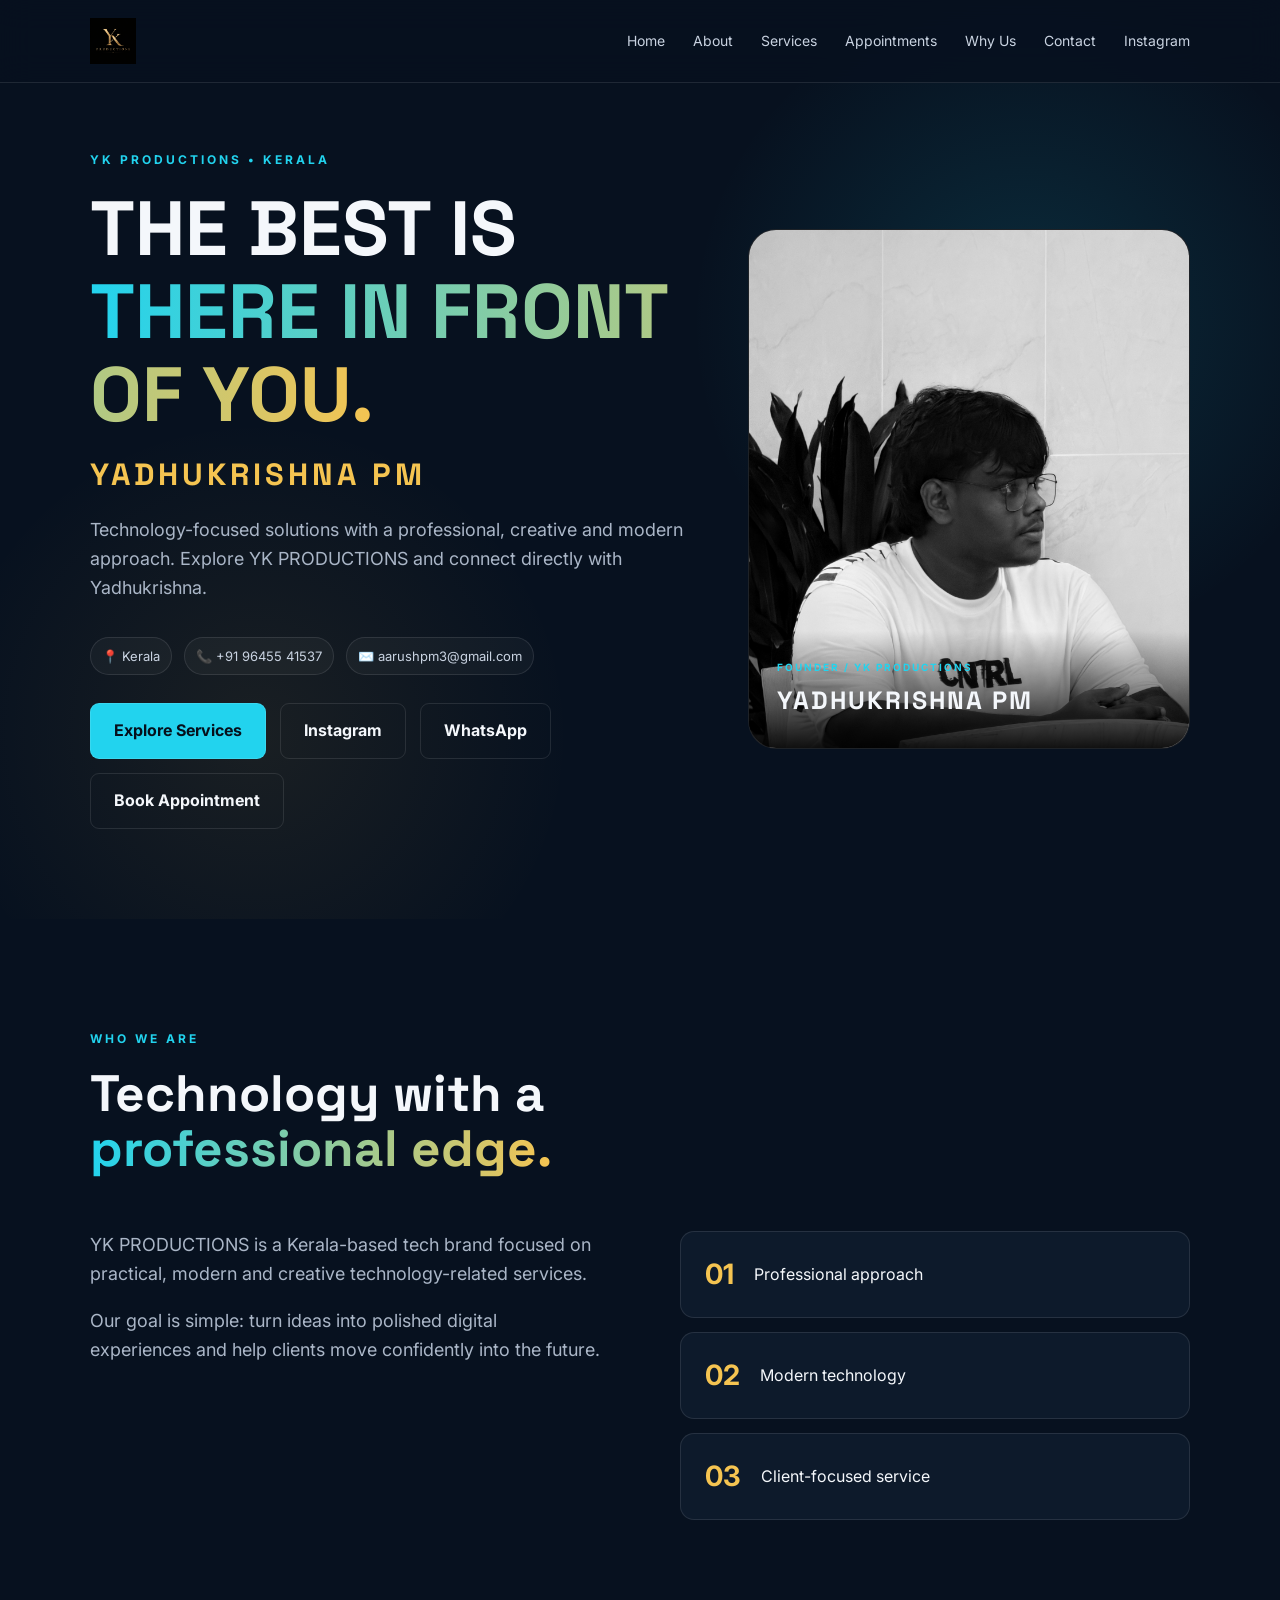
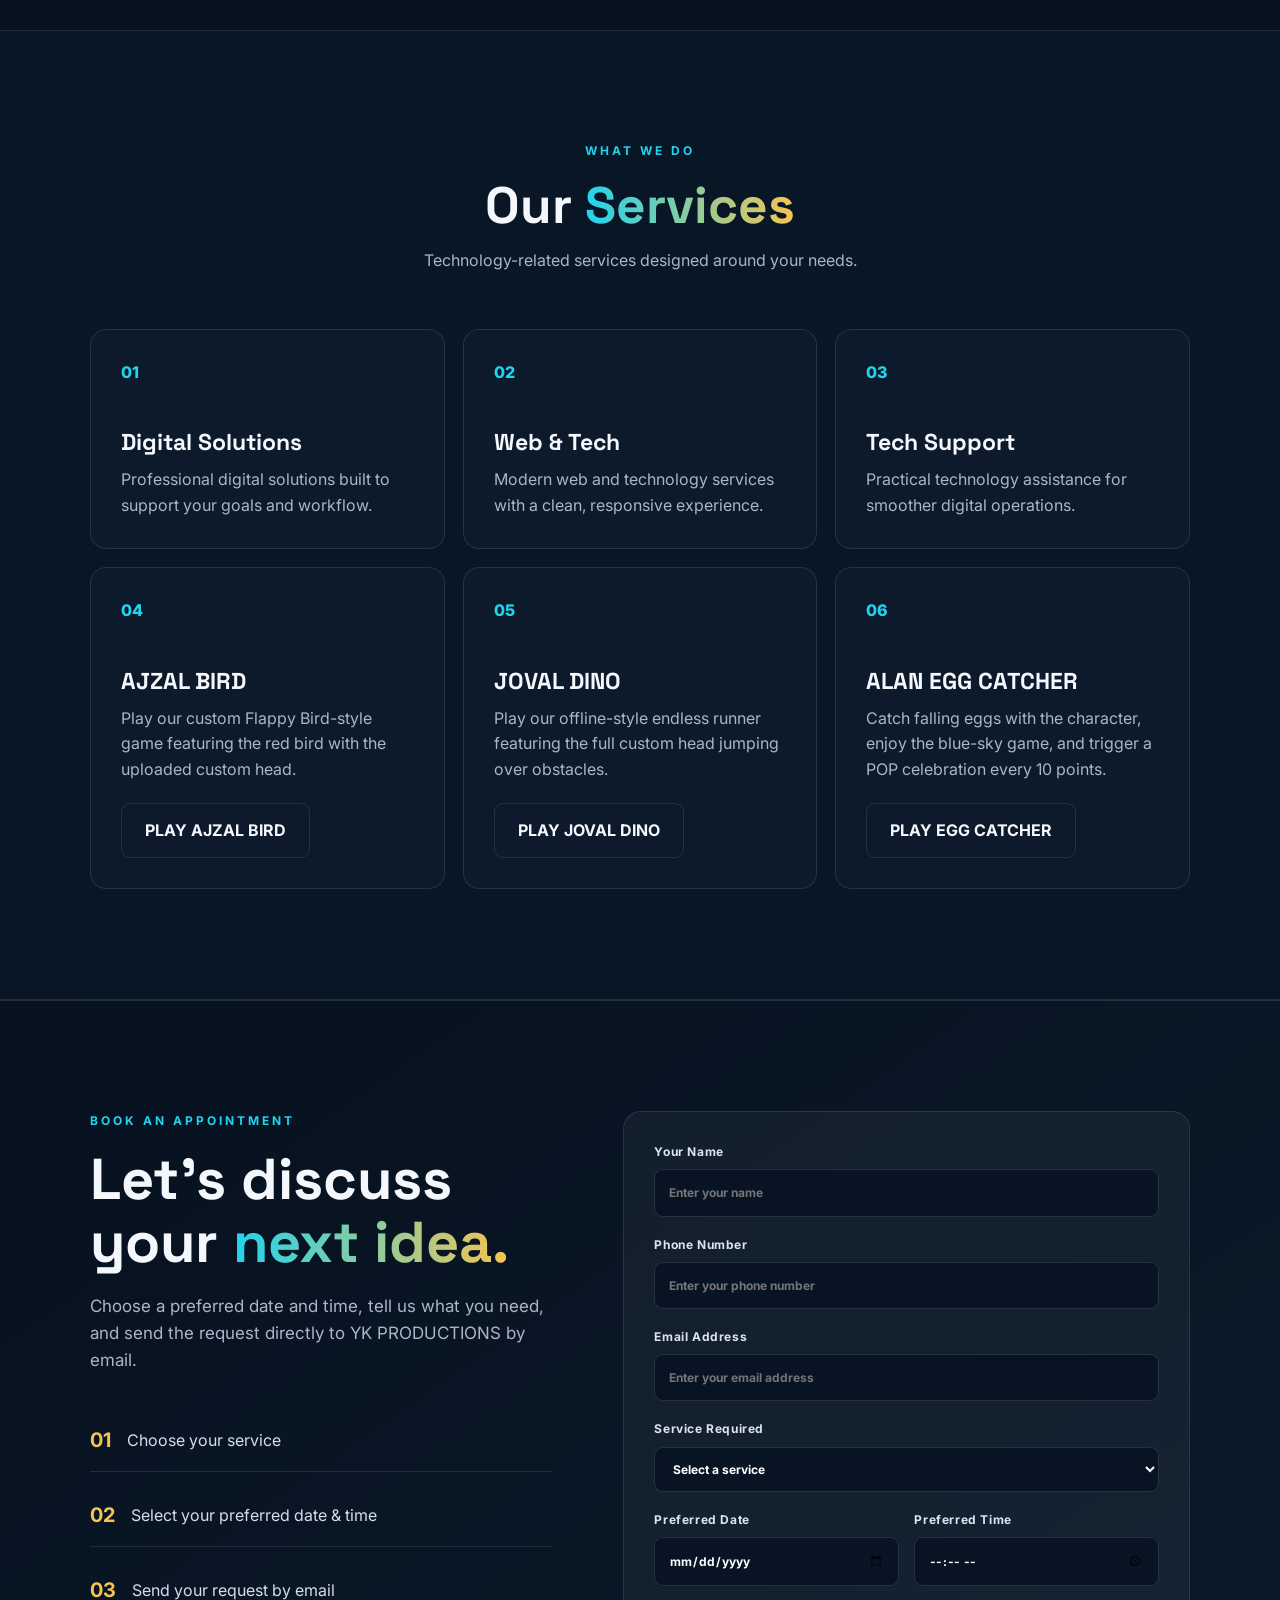
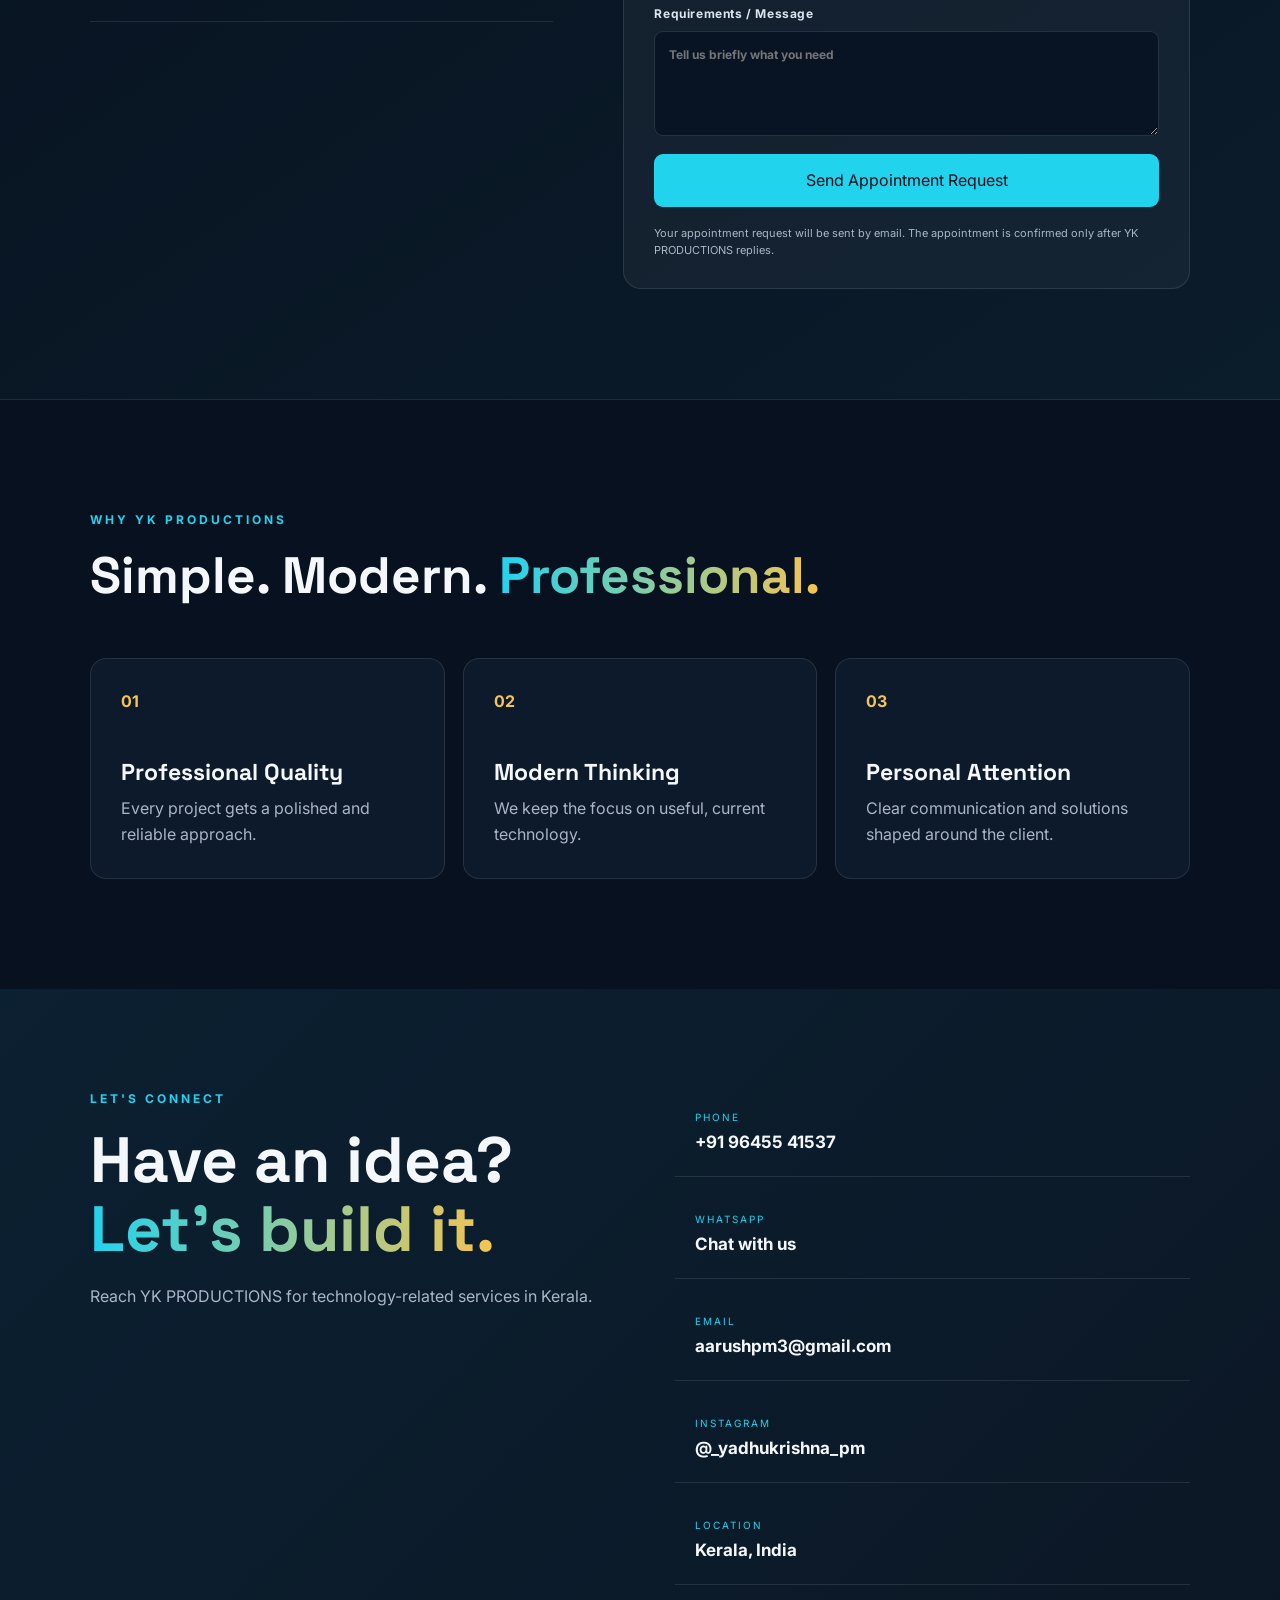
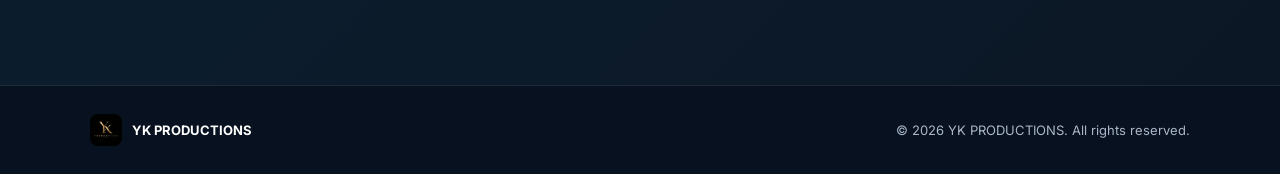
<file: index.html>
<!DOCTYPE html>
<html lang="en">
<head>
  <meta charset="UTF-8">
  <meta name="viewport" content="width=device-width, initial-scale=1.0">
  <meta name="description" content="YK PRODUCTIONS - Professional technology solutions from Kerala.">
  <title>YK PRODUCTIONS | Technology Solutions</title>
  <link rel="stylesheet" href="style.css">
</head>
<body>
  <header class="header">
    <a class="logo" href="#home" aria-label="YK PRODUCTIONS home">
      <img class="brand-logo" src="logo.png" alt="YK PRODUCTIONS logo">
    </a>
    <button class="menu-toggle" aria-label="Open menu">☰</button>
    <nav class="nav">
      <a href="#home">Home</a>
      <a href="#about">About</a>
      <a href="#services">Services</a>
      <a href="#appointments">Appointments</a>
      <a href="#why-us">Why Us</a>
      <a href="#contact">Contact</a>
      <a href="https://www.instagram.com/_yadhukrishna_pm?utm_source=qr" target="_blank" rel="noopener">Instagram</a>
    </nav>
  </header>

  <main>
    <section id="home" class="hero">
      <div class="hero-content">
        <p class="eyebrow">YK PRODUCTIONS • KERALA</p>
        <h1>THE BEST IS <span>THERE IN FRONT OF YOU.</span></h1>
        <h2 class="owner-name">YADHUKRISHNA PM</h2>
        <p class="hero-text">
          Technology-focused solutions with a professional, creative and modern approach.
          Explore YK PRODUCTIONS and connect directly with Yadhukrishna.
        </p>
        <div class="hero-details">
          <span>📍 Kerala</span>
          <span>📞 +91 96455 41537</span>
          <span>✉️ aarushpm3@gmail.com</span>
        </div>
        <div class="hero-buttons">
          <a class="btn primary" href="#services">Explore Services</a>
          <a class="btn secondary" href="https://www.instagram.com/_yadhukrishna_pm?utm_source=qr" target="_blank" rel="noopener">Instagram</a>
          <a class="btn secondary" href="https://wa.me/919645541537" target="_blank" rel="noopener">WhatsApp</a>
          <a class="btn secondary" href="#appointments">Book Appointment</a>
        </div>
      </div>
      <div class="hero-card profile-banner">
        <img src="profile.jpg" alt="Yadhukrishna PM">
        <div class="profile-overlay">
          <span>FOUNDER / YK PRODUCTIONS</span>
          <strong>YADHUKRISHNA PM</strong>
        </div>
      </div>
    </section>

    <section id="about" class="section">
      <div class="section-heading">
        <p class="eyebrow">WHO WE ARE</p>
        <h2>Technology with a <span>professional edge.</span></h2>
      </div>
      <div class="about-grid">
        <div>
          <p>
            YK PRODUCTIONS is a Kerala-based tech brand focused on practical,
            modern and creative technology-related services.
          </p>
          <p>
            Our goal is simple: turn ideas into polished digital experiences
            and help clients move confidently into the future.
          </p>
        </div>
        <div class="stats">
          <div><strong>01</strong><span>Professional approach</span></div>
          <div><strong>02</strong><span>Modern technology</span></div>
          <div><strong>03</strong><span>Client-focused service</span></div>
        </div>
      </div>
    </section>

    <section id="services" class="section dark-section">
      <div class="section-heading center">
        <p class="eyebrow">WHAT WE DO</p>
        <h2>Our <span>Services</span></h2>
        <p>Technology-related services designed around your needs.</p>
      </div>
      <div class="service-grid">
        <article class="service-card">
          <div class="icon">01</div>
          <h3>Digital Solutions</h3>
          <p>Professional digital solutions built to support your goals and workflow.</p>
        </article>
        <article class="service-card">
          <div class="icon">02</div>
          <h3>Web & Tech</h3>
          <p>Modern web and technology services with a clean, responsive experience.</p>
        </article>
        <article class="service-card">
          <div class="icon">03</div>
          <h3>Tech Support</h3>
          <p>Practical technology assistance for smoother digital operations.</p>
        </article>
        <a class="service-card game-service-card" href="ajzal-bird/" aria-label="Open AJZAL BIRD game">
          <div class="icon">04</div>
          <h3>AJZAL BIRD</h3>
          <p>Play our custom Flappy Bird-style game featuring the red bird with the uploaded custom head.</p>
          <span class="btn secondary">PLAY AJZAL BIRD</span>
        </a>
        <a class="service-card game-service-card" href="joval-dino/" aria-label="Open JOVAL DINO game">
          <div class="icon">05</div>
          <h3>JOVAL DINO</h3>
          <p>Play our offline-style endless runner featuring the full custom head jumping over obstacles.</p>
          <span class="btn secondary">PLAY JOVAL DINO</span>
        </a>
        <a class="service-card game-service-card" href="egg-catcher/" aria-label="Open ALAN EGG CATCHER game">
          <div class="icon">06</div>
          <h3>ALAN EGG CATCHER</h3>
          <p>Catch falling eggs with the character, enjoy the blue-sky game, and trigger a POP celebration every 10 points.</p>
          <span class="btn secondary">PLAY EGG CATCHER</span>
        </a>
      </div>
    </section>


    <section id="appointments" class="section appointment-section">
      <div class="appointment-grid">
        <div class="appointment-copy">
          <p class="eyebrow">BOOK AN APPOINTMENT</p>
          <h2>Let's discuss your <span>next idea.</span></h2>
          <p>
            Choose a preferred date and time, tell us what you need, and send
            the request directly to YK PRODUCTIONS by email.
          </p>
          <div class="appointment-points">
            <div><strong>01</strong><span>Choose your service</span></div>
            <div><strong>02</strong><span>Select your preferred date & time</span></div>
            <div><strong>03</strong><span>Send your request by email</span></div>
          </div>
        </div>

        <form id="appointmentForm" class="appointment-form"
          action="https://formspree.io/f/xzezajzz" method="POST">
          <label>
            Your Name
            <input type="text" id="appointmentName" name="name" placeholder="Enter your name" required>
          </label>

          <label>
            Phone Number
            <input type="tel" id="appointmentPhone" name="phone" placeholder="Enter your phone number" required>
          </label>

          <label>
            Email Address
            <input type="email" id="appointmentEmail" name="_replyto" placeholder="Enter your email address" required>
          </label>

          <label>
            Service Required
            <select id="appointmentService" name="service" required>
              <option value="" selected disabled>Select a service</option>
              <option>Digital Solutions</option>
              <option>Web & Tech</option>
              <option>Tech Support</option>
              <option>Other Tech Service</option>
            </select>
          </label>

          <div class="form-row">
            <label>
              Preferred Date
              <input type="date" id="appointmentDate" name="preferred_date" required>
            </label>
            <label>
              Preferred Time
              <input type="time" id="appointmentTime" name="preferred_time" required>
            </label>
          </div>

          <label>
            Requirements / Message
            <textarea id="appointmentMessage" name="message" rows="4" placeholder="Tell us briefly what you need"></textarea>
          </label>

          <input type="hidden" name="_subject" value="New Appointment Request — YK PRODUCTIONS">
          <input type="hidden" name="_next" value="./">
          <button class="btn primary appointment-submit" type="submit">
            Send Appointment Request
          </button>
          <p class="form-note">
            Your appointment request will be sent by email. The appointment is confirmed only after YK PRODUCTIONS replies.
          </p>
        </form>
      </div>
    </section>

    <section id="why-us" class="section">
      <div class="section-heading">
        <p class="eyebrow">WHY YK PRODUCTIONS</p>
        <h2>Simple. Modern. <span>Professional.</span></h2>
      </div>
      <div class="features">
        <div class="feature"><b>01</b><h3>Professional Quality</h3><p>Every project gets a polished and reliable approach.</p></div>
        <div class="feature"><b>02</b><h3>Modern Thinking</h3><p>We keep the focus on useful, current technology.</p></div>
        <div class="feature"><b>03</b><h3>Personal Attention</h3><p>Clear communication and solutions shaped around the client.</p></div>
      </div>
    </section>

    <section id="contact" class="contact-section">
      <div class="contact-inner">
        <div>
          <p class="eyebrow">LET'S CONNECT</p>
          <h2>Have an idea?<br><span>Let's build it.</span></h2>
          <p>Reach YK PRODUCTIONS for technology-related services in Kerala.</p>
        </div>
        <div class="contact-details">
          <a href="tel:+919645541537"><small>PHONE</small><strong>+91 96455 41537</strong></a>
          <a href="https://wa.me/919645541537" target="_blank" rel="noopener"><small>WHATSAPP</small><strong>Chat with us</strong></a>
          <a href="mailto:aarushpm3@gmail.com"><small>EMAIL</small><strong>aarushpm3@gmail.com</strong></a>
          <a href="https://www.instagram.com/_yadhukrishna_pm?utm_source=qr" target="_blank" rel="noopener"><small>INSTAGRAM</small><strong>@_yadhukrishna_pm</strong></a>
          <div><small>LOCATION</small><strong>Kerala, India</strong></div>
        </div>
      </div>
    </section>
  </main>

  <footer>
    <div class="footer-brand"><img class="footer-logo" src="logo.png" alt="YK PRODUCTIONS logo"> YK PRODUCTIONS</div>
    <p>© <span id="year"></span> YK PRODUCTIONS. All rights reserved.</p>
  </footer>

  <script src="script.js"></script>
</body>
</html>
</file>
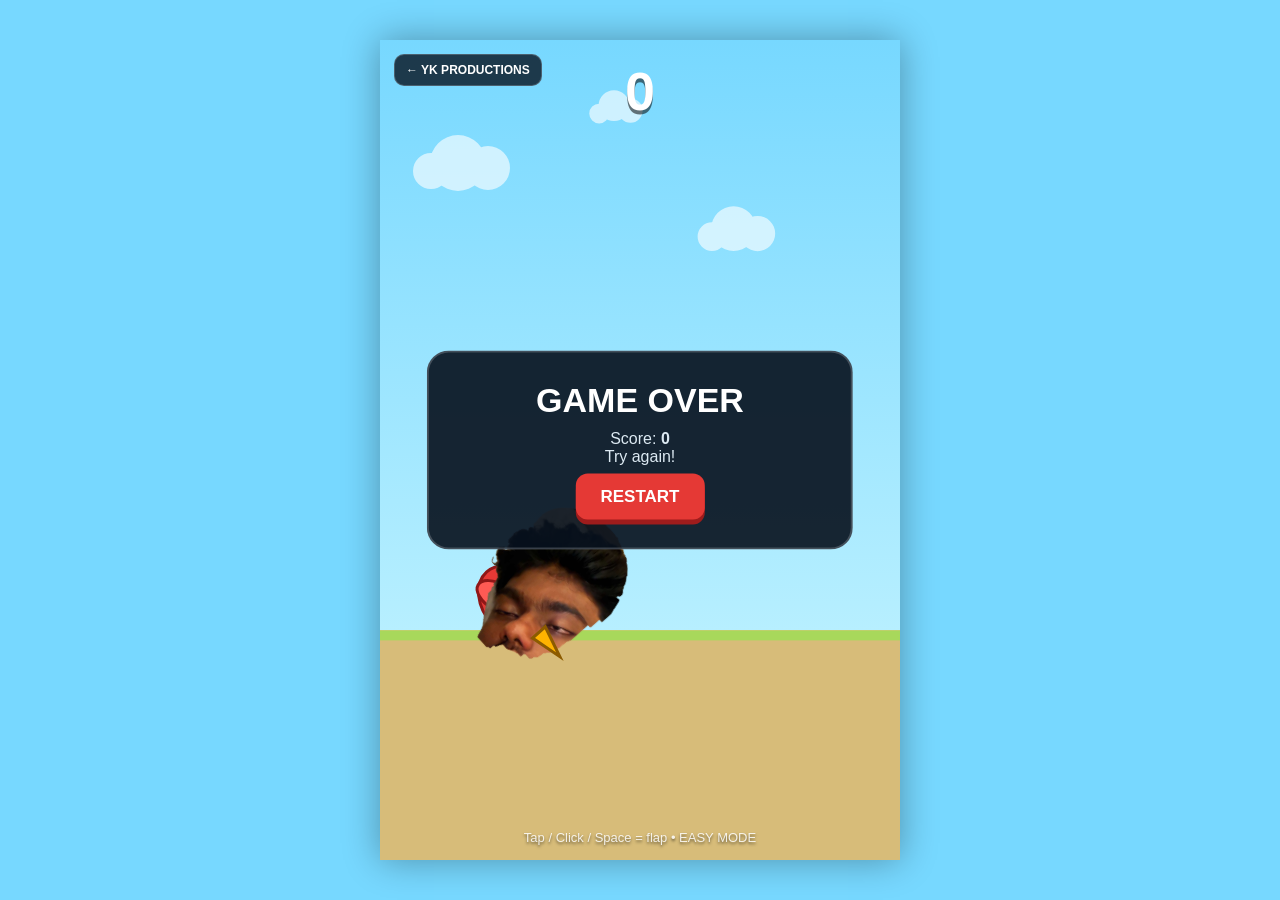
<file: ajzal-bird/index.html>
<!doctype html>
<html lang="en">
<head>
<meta charset="utf-8">
<meta name="viewport" content="width=device-width,initial-scale=1,maximum-scale=1,user-scalable=no">
<title>Red Head Flappy</title>
<style>
*{box-sizing:border-box}html,body{margin:0;width:100%;height:100%;overflow:hidden;font-family:Arial,sans-serif;background:#77d8ff}
body{display:flex;align-items:center;justify-content:center}
#gameWrap{position:relative;width:min(100vw,520px);height:min(100vh,820px);overflow:hidden;background:linear-gradient(#77d8ff 0%,#b7efff 72%,#e8d39b 72%,#d7bc79 100%);box-shadow:0 0 35px #0005}
canvas{display:block;width:100%;height:100%}
#ui{position:absolute;inset:0;pointer-events:none}
#score{position:absolute;top:20px;left:0;right:0;text-align:center;color:white;font-size:54px;font-weight:900;text-shadow:0 4px 0 #0008}
#message{position:absolute;left:50%;top:50%;transform:translate(-50%,-50%);width:82%;text-align:center;background:#07111ee8;color:#fff;padding:28px 22px;border-radius:22px;border:2px solid #ffffff33;pointer-events:auto}
#message h1{margin:0 0 10px;font-size:34px}#message p{margin:8px 0;color:#dce9f2}
button{border:0;border-radius:12px;padding:13px 25px;background:#e53935;color:#fff;font-weight:800;font-size:17px;cursor:pointer;box-shadow:0 5px 0 #9e1c1c}
button:active{transform:translateY(3px);box-shadow:0 2px 0 #9e1c1c}.hidden{display:none!important}
.back{position:absolute;top:14px;left:14px;z-index:5;color:#fff;text-decoration:none;background:#07111ecc;border:1px solid #ffffff33;border-radius:10px;padding:8px 11px;font-size:12px;font-weight:700;pointer-events:auto}.back:hover{background:#07111ef5}#hint{position:absolute;bottom:15px;left:0;right:0;text-align:center;color:#ffffffd9;font-size:13px;text-shadow:0 2px 3px #0008}
</style></head>
<body>
<div id="gameWrap"><a class="back" href="../">← YK PRODUCTIONS</a><canvas id="game"></canvas><div id="ui">
<div id="score">0</div><div id="message"><h1>GAME OVER</h1><p>Score: <b>0</b><br>Tap below to play again.</p><button id="startBtn">PLAY AGAIN</button></div>
<div id="hint">Tap / Click / Space = flap • EASY MODE</div></div></div>
<script>
const canvas=document.getElementById('game'),ctx=canvas.getContext('2d'),wrap=document.getElementById('gameWrap');
const scoreEl=document.getElementById('score'),msg=document.getElementById('message'),startBtn=document.getElementById('startBtn');
const headImg=new Image();headImg.src='bird-head.png';
let W,H,dpr,bird,pipes,score,running=false,started=false,last=0,ground=0,spawn=0;
const gravity=760,flap=-330,speed=105,pipeW=64,gap=270;
function resize(){dpr=Math.min(devicePixelRatio||1,2);W=wrap.clientWidth;H=wrap.clientHeight;canvas.width=W*dpr;canvas.height=H*dpr;ctx.setTransform(dpr,0,0,dpr,0,0);ground=H*.72}
addEventListener('resize',resize);resize();
function reset(){bird={x:W*.27,y:H*.40,vy:0,r:29,rot:0};pipes=[];score=0;spawn=0;running=true;started=true;scoreEl.textContent='0';msg.classList.add('hidden');startBtn.textContent='RESTART';last=performance.now();requestAnimationFrame(loop)}
function end(){if(!running)return;running=false;document.querySelector('#message h1').textContent='GAME OVER';document.querySelector('#message p').innerHTML='Score: <b>'+score+'</b><br>Try again!';startBtn.textContent='RESTART';msg.classList.remove('hidden')}
function flapBird(){if(!started||!running){reset();return}bird.vy=flap}
function addPipe(){const min=100,max=ground-100-gap,top=min+Math.random()*Math.max(1,max-min);pipes.push({x:W+30,top,passed:false})}
function hit(cx,cy,r,rx,ry,rw,rh){const x=Math.max(rx,Math.min(cx,rx+rw)),y=Math.max(ry,Math.min(cy,ry+rh));const dx=cx-x,dy=cy-y;return dx*dx+dy*dy<r*r}
function background(){ctx.clearRect(0,0,W,H);ctx.fillStyle='rgba(255,255,255,.62)';for(const c of [{x:W*.15,y:H*.15,s:1},{x:W*.68,y:H*.23,s:.8},{x:W*.45,y:H*.08,s:.55}]){ctx.beginPath();ctx.arc(c.x,c.y,28*c.s,0,Math.PI*2);ctx.arc(c.x+30*c.s,c.y+5,22*c.s,0,Math.PI*2);ctx.arc(c.x-27*c.s,c.y+8,18*c.s,0,Math.PI*2);ctx.fill()}ctx.fillStyle='#d7bc79';ctx.fillRect(0,ground,W,H-ground);ctx.fillStyle='#a8d85b';ctx.fillRect(0,ground,W,10)}
function pipe(p){const cap=10;ctx.fillStyle='#31a852';ctx.strokeStyle='#176f35';ctx.lineWidth=3;ctx.fillRect(p.x,0,pipeW,p.top);ctx.strokeRect(p.x,0,pipeW,p.top);ctx.fillRect(p.x,p.top+gap,pipeW,ground-p.top-gap);ctx.strokeRect(p.x,p.top+gap,pipeW,ground-p.top-gap);ctx.fillStyle='#48c968';ctx.fillRect(p.x-5,p.top-18,pipeW+10,18);ctx.strokeRect(p.x-5,p.top-18,pipeW+10,18);ctx.fillRect(p.x-5,p.top+gap,pipeW+10,18);ctx.strokeRect(p.x-5,p.top+gap,pipeW+10,18)}
function drawBird(){ctx.save();ctx.translate(bird.x,bird.y);bird.rot=Math.max(-.5,Math.min(1.1,bird.vy/700));ctx.rotate(bird.rot);ctx.fillStyle='#e53935';ctx.strokeStyle='#8f1717';ctx.lineWidth=3;ctx.beginPath();ctx.ellipse(-2,5,43,31,0,0,Math.PI*2);ctx.fill();ctx.stroke();ctx.fillStyle='#ff5a54';ctx.beginPath();ctx.ellipse(-18,13,24,13,-.3,0,Math.PI*2);ctx.fill();ctx.stroke();if(headImg.complete)ctx.drawImage(headImg,-58,-118,130,176);ctx.fillStyle='#ffb300';ctx.strokeStyle='#8c5b00';ctx.beginPath();ctx.moveTo(35,-2);ctx.lineTo(67,7);ctx.lineTo(35,15);ctx.closePath();ctx.fill();ctx.stroke();ctx.restore()}
function loop(now){if(!running)return;const dt=Math.min((now-last)/1000,.032);last=now;bird.vy+=gravity*dt;bird.y+=bird.vy*dt;spawn+=dt;if(spawn>1.9){spawn=0;addPipe()}for(const p of pipes){p.x-=speed*dt;if(!p.passed&&p.x+pipeW<bird.x){p.passed=true;score++;scoreEl.textContent=score}if(hit(bird.x,bird.y,bird.r,p.x,0,pipeW,p.top)||hit(bird.x,bird.y,bird.r,p.x,p.top+gap,pipeW,ground-p.top-gap))end()}pipes=pipes.filter(p=>p.x>-100);if(bird.y-bird.r<0||bird.y+bird.r>ground)end();background();pipes.forEach(pipe);drawBird();requestAnimationFrame(loop)}
function action(e){if(e)e.preventDefault();flapBird()}
canvas.addEventListener('pointerdown',action);addEventListener('keydown',e=>{if(e.code==='Space'){e.preventDefault();action(e)}});startBtn.addEventListener('click',e=>{e.stopPropagation();reset()});background();reset();
</script></body></html>
</file>
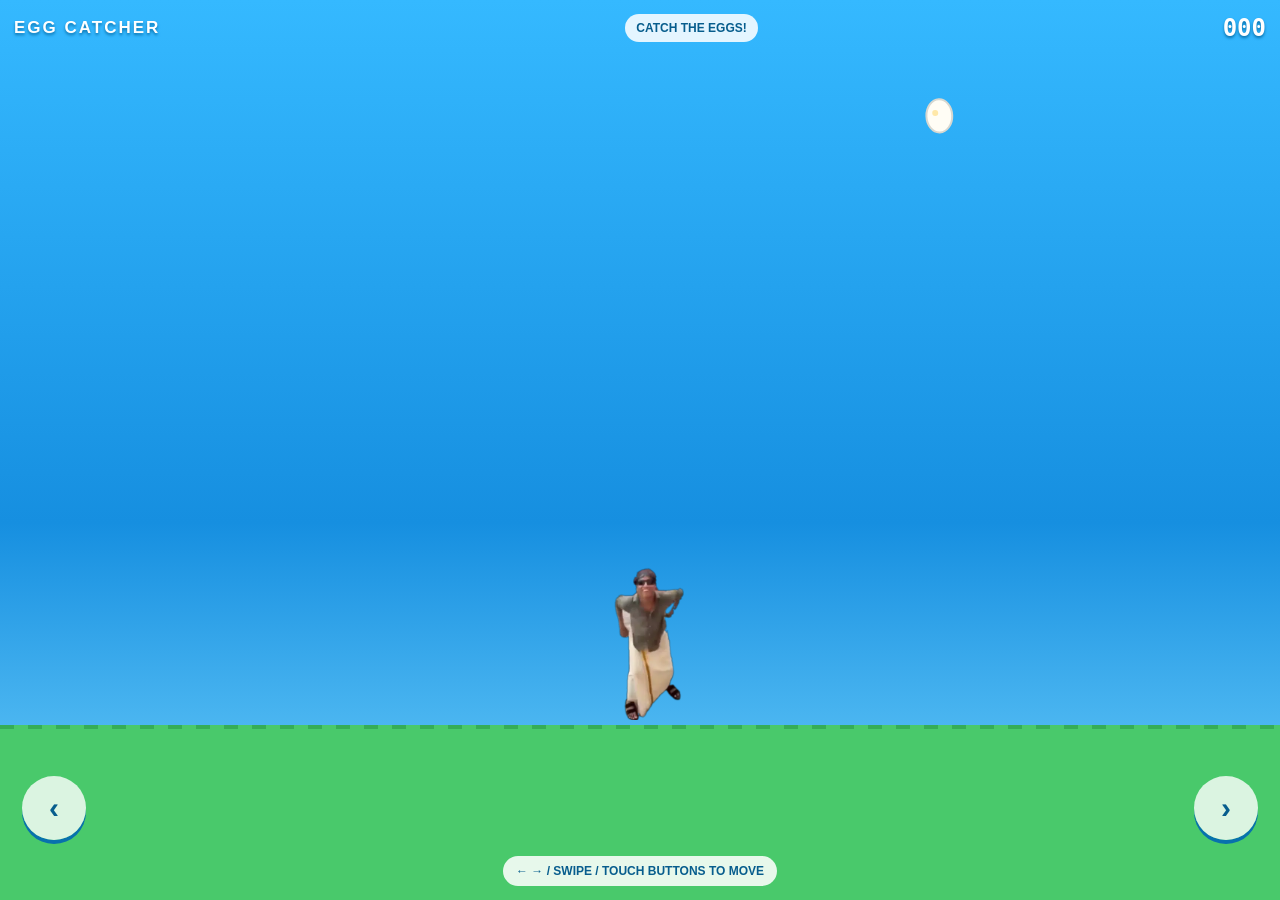
<file: egg-catcher/index.html>
<!doctype html>
<html lang="en">
<head>
<meta charset="utf-8">
<meta name="viewport" content="width=device-width,initial-scale=1,maximum-scale=1,user-scalable=no">
<title>EGG CATCHER</title>
<style>
*{box-sizing:border-box}
html,body{margin:0;width:100%;height:100%;overflow:hidden;font-family:Arial,sans-serif}
body{background:#1597e5}
#game{position:relative;width:100%;height:100%;overflow:hidden;background:linear-gradient(#35b9ff 0%,#168fe0 58%,#78d7ff 100%);touch-action:none}
canvas{display:block;width:100%;height:100%}
.hud{position:absolute;top:14px;left:14px;right:14px;display:flex;align-items:center;justify-content:space-between;pointer-events:none}
.title{font-weight:900;letter-spacing:2px;color:white;text-shadow:0 2px 3px #0871ad;font-size:17px}
.score{font:900 24px monospace;color:white;text-shadow:0 2px 3px #0871ad}
.badge{background:#ffffffdd;color:#075d8d;padding:7px 11px;border-radius:999px;font-size:12px;font-weight:800}
.help{position:absolute;left:50%;bottom:14px;transform:translateX(-50%);background:#ffffffdd;color:#075d8d;padding:8px 13px;border-radius:999px;font-size:12px;font-weight:700;white-space:nowrap;pointer-events:none}
.touch{position:absolute;bottom:60px;left:0;right:0;display:flex;justify-content:space-between;padding:0 22px;pointer-events:none}
.touch button{pointer-events:auto;width:64px;height:64px;border:0;border-radius:50%;background:#ffffffcc;color:#075d8d;font-size:30px;font-weight:900;box-shadow:0 4px 0 #0871ad}
.over{position:absolute;inset:0;display:none;align-items:center;justify-content:center;background:#087fc8aa}
.over.show{display:flex}
.box{background:white;border:3px solid #075d8d;border-radius:22px;padding:28px 32px;text-align:center;box-shadow:0 9px 0 #075d8d}
.box h1{margin:0 0 8px;color:#075d8d}
.box p{color:#38627a}
.box button{border:0;border-radius:12px;background:#075d8d;color:white;padding:12px 22px;font-weight:900;font-size:15px}
</style>
</head>
<body>
<audio id="backgroundMusic" src="videoplayback.weba" loop preload="auto"></audio>
<div id="game">
<canvas id="c"></canvas>
<div class="hud">
  <div class="title">EGG CATCHER</div>
  <div class="badge">CATCH THE EGGS!</div>
  <div class="score" id="score">000</div>
</div>
<div class="help">← → / SWIPE / TOUCH BUTTONS TO MOVE</div>
<div class="touch">
  <button id="left">‹</button>
  <button id="right">›</button>
</div>
<div class="over" id="over">
  <div class="box">
    <h1>GAME OVER</h1>
    <p>Final Score: <b id="final">0</b></p>
    <button id="restart">PLAY AGAIN</button>
  </div>
</div>
</div>

<script>
const backgroundMusic = document.getElementById('backgroundMusic');
function startBackgroundMusic(){
  if (!backgroundMusic) return;
  backgroundMusic.volume = 0.65;
  const playAttempt = backgroundMusic.play();
  if (playAttempt && typeof playAttempt.catch === 'function') playAttempt.catch(() => {});
}
// Browsers may block autoplay; retry on the first player interaction.
window.addEventListener('pointerdown', startBackgroundMusic, { once: true });
window.addEventListener('keydown', startBackgroundMusic, { once: true });
window.addEventListener('touchstart', startBackgroundMusic, { once: true, passive: true });
window.addEventListener('pagehide', () => { if (backgroundMusic) backgroundMusic.pause(); });
</script>
<script>
const canvas=document.getElementById('c');
const ctx=canvas.getContext('2d');
const scoreEl=document.getElementById('score');
const over=document.getElementById('over');
const finalEl=document.getElementById('final');
const restart=document.getElementById('restart');
const leftBtn=document.getElementById('left');
const rightBtn=document.getElementById('right');
const playerImg=new Image();
playerImg.src='player.png';

let W=0,H=0,D=1,ground=0;
let player,eggs,particles,pops,clouds;
let score=0,alive=true,last=0,spawnTimer=0,moveDir=0;
let touchStartX=null,touchStartPlayerX=null;
let milestone=0;

function resize(){
  D=Math.min(devicePixelRatio||1,2);
  W=innerWidth; H=innerHeight;
  canvas.width=W*D; canvas.height=H*D;
  ctx.setTransform(D,0,0,D,0,0);
  ground=H*.80;
  if(player){
    player.y=ground-player.h;
    player.x=Math.max(12,Math.min(W-player.w-12,player.x));
  }
}
addEventListener('resize',resize);

function reset(){
  resize();
  const pw=Math.min(118,Math.max(82,W*.25));
  const ph=pw*(511/314);
  player={x:W/2-pw/2,y:ground-ph,w:pw,h:ph,speed:W<600?430:520};
  eggs=[];
  particles=[];
  pops=[];
  clouds=[];
  score=0; milestone=0; alive=true; moveDir=0;
  spawnTimer=.55;
  over.classList.remove('show');
  scoreEl.textContent='000';
  last=performance.now();
  requestAnimationFrame(loop);
}

function move(dx){
  if(!alive)return;
  player.x+=dx;
  player.x=Math.max(8,Math.min(W-player.w-8,player.x));
}

function spawnEgg(){
  const r=15+Math.random()*5;
  eggs.push({
    x:r+Math.random()*(W-r*2),
    y:-r-12,
    r:r,
    vy:210+Math.random()*90+Math.min(score*2,180),
    rot:(Math.random()-.5)*.3
  });
}

function catchEgg(e){
  const px=player.x+player.w*.18;
  const pw=player.w*.64;
  const py=player.y+player.h*.12;
  const ph=player.h*.72;
  return e.x>px-e.r && e.x<px+pw+e.r &&
         e.y+e.r>py && e.y-e.r<py+ph;
}

function addBurst(x,y){
  for(let i=0;i<38;i++){
    const a=Math.random()*Math.PI*2;
    const s=90+Math.random()*260;
    particles.push({
      x,y,
      vx:Math.cos(a)*s,
      vy:Math.sin(a)*s-80,
      life:.7+Math.random()*.7,
      max:.7+Math.random()*.7,
      size:4+Math.random()*7,
      rot:Math.random()*Math.PI
    });
  }
  pops.push({x,y,text:'POP!',life:1});
}

function celebrate(){
  addBurst(W/2,H*.38);
  if(navigator.vibrate) navigator.vibrate([40,40,80]);
}

function drawBackground(){
  ctx.clearRect(0,0,W,H);

  ctx.fillStyle='#ffffff55';
  for(const c of clouds){
    ctx.beginPath();
    ctx.arc(c.x,c.y,c.s*.55,0,Math.PI*2);
    ctx.arc(c.x+c.s*.45,c.y-5,c.s*.7,0,Math.PI*2);
    ctx.arc(c.x+c.s,c.y,c.s*.5,0,Math.PI*2);
    ctx.fill();
  }

  ctx.fillStyle='#49c96b';
  ctx.fillRect(0,ground+5,W,H-ground);
  ctx.fillStyle='#35ad57';
  for(let x=0;x<W;x+=28) ctx.fillRect(x,ground+5,14,4);
}

function drawEgg(e){
  ctx.save();
  ctx.translate(e.x,e.y);
  ctx.rotate(e.rot);
  ctx.fillStyle='#fffdf5';
  ctx.strokeStyle='#d7d7d0';
  ctx.lineWidth=2;
  ctx.beginPath();
  ctx.ellipse(0,0,e.r*.78,e.r,0,0,Math.PI*2);
  ctx.fill(); ctx.stroke();
  ctx.fillStyle='#ffe8a8';
  ctx.beginPath();
  ctx.arc(-4,-3,3,0,Math.PI*2);
  ctx.fill();
  ctx.restore();
}

function drawPlayer(){
  if(playerImg.complete && playerImg.naturalWidth){
    ctx.drawImage(playerImg,player.x,player.y,player.w,player.h);
  }else{
    ctx.fillStyle='#222';
    ctx.fillRect(player.x,player.y,player.w,player.h);
  }
}

function drawEffects(){
  for(const p of particles){
    ctx.save();
    ctx.globalAlpha=Math.max(0,p.life/p.max);
    ctx.translate(p.x,p.y);
    ctx.rotate(p.rot);
    ctx.fillStyle=['#ffdf3f','#ff4f70','#ffffff','#7dff86','#9b7bff'][Math.floor(p.x+p.y)%5];
    ctx.fillRect(-p.size/2,-p.size/2,p.size,p.size);
    ctx.restore();
  }
  for(const p of pops){
    ctx.save();
    ctx.globalAlpha=p.life;
    ctx.fillStyle='#fff';
    ctx.strokeStyle='#075d8d';
    ctx.lineWidth=4;
    ctx.font='900 42px Arial';
    ctx.textAlign='center';
    ctx.strokeText(p.text,p.x,p.y);
    ctx.fillText(p.text,p.x,p.y);
    ctx.restore();
  }
}

function loop(now){
  if(!alive)return;
  const dt=Math.min((now-last)/1000,.032);
  last=now;

  if(moveDir) move(moveDir*player.speed*dt);

  spawnTimer-=dt;
  if(spawnTimer<=0){
    spawnEgg();
    spawnTimer=Math.max(.32,1.0-Math.min(score*.015,.5))+Math.random()*.55;
  }

  for(const e of eggs) e.y+=e.vy*dt;

  for(let i=eggs.length-1;i>=0;i--){
    const e=eggs[i];
    if(catchEgg(e)){
      eggs.splice(i,1);
      score++;
      scoreEl.textContent=String(score).padStart(3,'0');
      if(score%10===0 && score!==milestone){
        milestone=score;
        celebrate();
      }
    }else if(e.y-e.r>H){
      eggs.splice(i,1);
    }
  }

  for(const p of particles){
    p.x+=p.vx*dt; p.y+=p.vy*dt; p.vy+=420*dt; p.life-=dt;
  }
  particles=particles.filter(p=>p.life>0);

  for(const p of pops) p.life-=dt;
  pops=pops.filter(p=>p.life>0);

  if(clouds.length<7 && Math.random()<.02){
    clouds.push({x:W+60,y:55+Math.random()*H*.3,s:20+Math.random()*35});
  }
  for(const c of clouds)c.x-=25*dt;
  clouds=clouds.filter(c=>c.x>-100);

  drawBackground();
  eggs.forEach(drawEgg);
  drawPlayer();
  drawEffects();

  requestAnimationFrame(loop);
}

function endGame(){
  alive=false;
  finalEl.textContent=score;
  over.classList.add('show');
}

function hold(dir){
  moveDir=dir;
}
function release(){
  moveDir=0;
}

addEventListener('keydown',e=>{
  if(e.key==='ArrowLeft' || e.key.toLowerCase()==='a'){e.preventDefault();moveDir=-1}
  if(e.key==='ArrowRight' || e.key.toLowerCase()==='d'){e.preventDefault();moveDir=1}
});
addEventListener('keyup',e=>{
  if(['ArrowLeft','ArrowRight','a','d'].includes(e.key) || ['A','D'].includes(e.key)) release();
});

leftBtn.addEventListener('pointerdown',()=>hold(-1));
rightBtn.addEventListener('pointerdown',()=>hold(1));
addEventListener('pointerup',release);
addEventListener('pointercancel',release);

addEventListener('touchstart',e=>{
  if(!e.touches.length)return;
  touchStartX=e.touches[0].clientX;
  touchStartPlayerX=player ? player.x : null;
},{passive:true});

addEventListener('touchmove',e=>{
  if(touchStartX===null || !player)return;
  const dx=e.touches[0].clientX-touchStartX;
  player.x=touchStartPlayerX+dx*1.15;
  player.x=Math.max(8,Math.min(W-player.w-8,player.x));
  e.preventDefault();
},{passive:false});

addEventListener('touchend',()=>{
  touchStartX=null;
  touchStartPlayerX=null;
});

restart.addEventListener('click',e=>{
  e.stopPropagation();
  reset();
});

resize();
reset();
startBackgroundMusic();
</script>
</body>
</html>
</file>
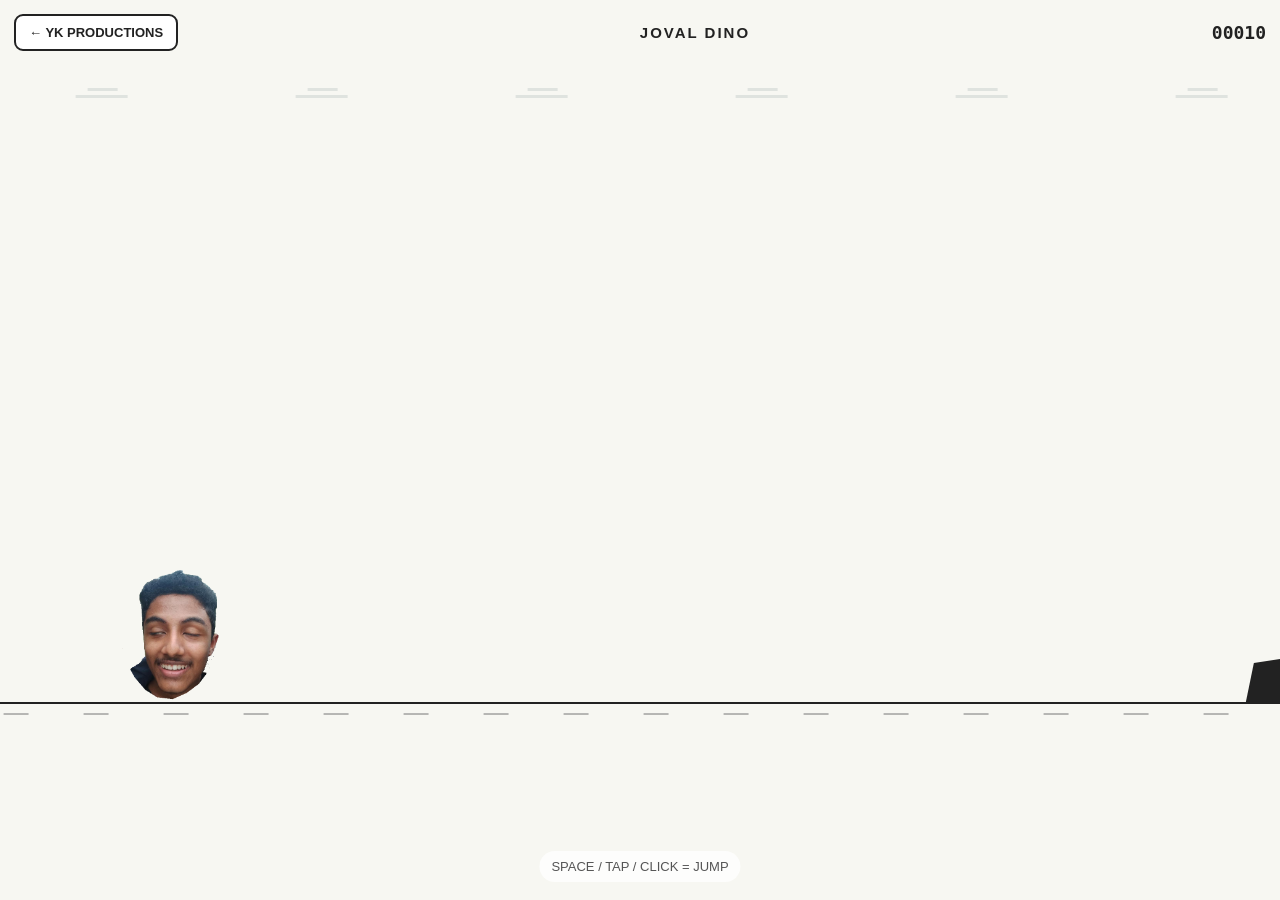
<file: joval-dino/index.html>
<!doctype html>
<html lang="en">
<head>
<meta charset="utf-8">
<meta name="viewport" content="width=device-width,initial-scale=1,maximum-scale=1,user-scalable=no">
<title>JOVAL DINO | YK PRODUCTIONS</title>
<style>
*{box-sizing:border-box}html,body{margin:0;width:100%;height:100%;overflow:hidden}body{font-family:Arial,sans-serif;background:#f7f7f2;color:#222}
#game{position:relative;width:100%;height:100%;background:#f7f7f2;overflow:hidden}
canvas{width:100%;height:100%;display:block}
.top{position:absolute;top:14px;left:14px;right:14px;display:flex;justify-content:space-between;align-items:center;pointer-events:none}
.back{pointer-events:auto;text-decoration:none;color:#222;border:2px solid #222;background:#fff;padding:9px 13px;border-radius:9px;font-weight:700;font-size:13px}
.title{font-weight:900;letter-spacing:2px;font-size:15px}.score{font:700 18px monospace}
.help{position:absolute;left:50%;bottom:18px;transform:translateX(-50%);font-size:13px;color:#555;background:#ffffffcc;padding:8px 12px;border-radius:999px;white-space:nowrap}
.over{position:absolute;inset:0;display:none;align-items:center;justify-content:center;background:#f7f7f2dd;text-align:center}.over.show{display:flex}.box{background:white;border:2px solid #222;border-radius:18px;padding:26px 30px;box-shadow:0 8px 0 #222}.box h1{margin:0 0 8px;font-size:30px}.box p{margin:5px 0 18px;color:#555}.box button{border:0;border-radius:10px;background:#222;color:white;padding:12px 20px;font-weight:800;font-size:15px}
</style>
</head>
<body>
<div id="game"><audio id="jumpSound" src="joval-jump.ogg" preload="auto"></audio><canvas id="c"></canvas><div class="top"><a class="back" href="../">← YK PRODUCTIONS</a><div class="title">JOVAL DINO</div><div class="score" id="score">00000</div></div><div class="help">SPACE / TAP / CLICK = JUMP</div><div class="over" id="over"><div class="box"><h1>GAME OVER</h1><p>Score: <b id="final">0</b></p><button id="restart">PLAY AGAIN</button></div></div></div>
<script>
const cv=document.getElementById('c'),ctx=cv.getContext('2d'),scoreEl=document.getElementById('score'),over=document.getElementById('over'),finalEl=document.getElementById('final'),restart=document.getElementById('restart'),jumpSound=document.getElementById('jumpSound'),head=new Image();head.src='joval-head.png';
let W,H,D,ground,player,obs,clouds,score,speed,alive,last,spawnTimer;
function resize(){D=Math.min(devicePixelRatio||1,2);W=innerWidth;H=innerHeight;cv.width=W*D;cv.height=H*D;ctx.setTransform(D,0,0,D,0,0);ground=H*.78;if(player)player.y=ground-player.h}
addEventListener('resize',resize);
function reset(){resize();player={x:Math.min(120,W*.18),y:ground-132,w:108,h:132,vy:0,onGround:true};obs=[];clouds=[];score=0;speed=Math.max(175,Math.min(245,W*.34));alive=true;spawnTimer=.8;over.classList.remove('show');last=performance.now();requestAnimationFrame(loop)}
function jump(){
if(!alive){reset();return}
if(player.onGround){
player.vy=-570;
player.onGround=false;
if(jumpSound){
jumpSound.currentTime=0;
jumpSound.play().catch(()=>{});
}
}
}
function addObstacle(){let type=Math.random()<.72?'cactus':'rock';let h=type==='cactus'?35+Math.random()*38:25+Math.random()*24;let w=type==='cactus'?24+Math.random()*18:38+Math.random()*25;obs.push({x:W+40,y:ground-h,w,h,type})}
function hit(a,b){return a.x+12<b.x+b.w-5&&a.x+a.w-12>b.x+5&&a.y+10<b.y+b.h&&a.y+a.h-8>b.y}
function end(){alive=false;finalEl.textContent=Math.floor(score);over.classList.add('show')}
function draw(){ctx.fillStyle='#f7f7f2';ctx.fillRect(0,0,W,H);
// clouds
ctx.fillStyle='#dfe3df';for(let x=80-(score*0.4%220);x<W+250;x+=220){ctx.fillRect(x,95,52,3);ctx.fillRect(x+12,88,30,3)}
// ground
ctx.strokeStyle='#222';ctx.lineWidth=2;ctx.beginPath();ctx.moveTo(0,ground+1);ctx.lineTo(W,ground+1);ctx.stroke();
// little ground marks
ctx.strokeStyle='#777';ctx.lineWidth=1;for(let x=20-(score*1.5%80);x<W;x+=80){ctx.beginPath();ctx.moveTo(x,ground+12);ctx.lineTo(x+25,ground+12);ctx.stroke()}
// obstacles
obs.forEach(o=>{ctx.fillStyle='#222';if(o.type==='cactus'){ctx.fillRect(o.x,o.y,o.w,o.h);ctx.fillRect(o.x-9,o.y+16,9,8);ctx.fillRect(o.x+o.w,o.y+28,9,8)}else{ctx.beginPath();ctx.moveTo(o.x,o.y+o.h);ctx.lineTo(o.x+8,o.y+5);ctx.lineTo(o.x+o.w-8,o.y);ctx.lineTo(o.x+o.w,o.y+o.h);ctx.closePath();ctx.fill()}});
// full head sprite
if(head.complete){ctx.drawImage(head,player.x,player.y,player.w,player.h)}else{ctx.fillStyle='#222';ctx.fillRect(player.x,player.y,player.w,player.h)}
}
function loop(now){if(!alive)return;let dt=Math.min((now-last)/1000,.032);last=now;player.vy+=1250*dt;player.y+=player.vy*dt;if(player.y>=ground-player.h){player.y=ground-player.h;player.vy=0;player.onGround=true}
spawnTimer-=dt;if(spawnTimer<=0){addObstacle();spawnTimer=1.35+Math.random()*.85}
speed+=dt*2.2;obs.forEach(o=>o.x-=speed*dt);obs=obs.filter(o=>o.x>-100);score+=dt*10;scoreEl.textContent=String(Math.floor(score)).padStart(5,'0');if(obs.some(o=>hit(player,o)))end();draw();requestAnimationFrame(loop)}
function act(e){if(e)e.preventDefault();jump()}addEventListener('keydown',e=>{if(e.code==='Space'||e.code==='ArrowUp'){e.preventDefault();act(e)}});addEventListener('pointerdown',act);restart.addEventListener('click',e=>{e.stopPropagation();reset()});resize();reset();
</script>
</body></html>
</file>
<file: style.css>
@import url('https://fonts.googleapis.com/css2?family=Inter:wght@400;500;600;700;800&family=Space+Grotesk:wght@500;600;700&display=swap');

:root{
  --bg:#07111f; --surface:#0d1a2b; --surface2:#111f33; --text:#f4f7fb;
  --muted:#aab6c7; --line:rgba(255,255,255,.1); --cyan:#22d3ee; --gold:#f5c451;
}
*{box-sizing:border-box;margin:0;padding:0}
html{scroll-behavior:smooth}
body{font-family:Inter,Arial,sans-serif;background:#07111f;color:var(--text);line-height:1.6}
a{text-decoration:none;color:inherit}
.header{position:fixed;top:0;left:0;right:0;z-index:20;display:flex;align-items:center;justify-content:space-between;padding:18px 7%;background:rgba(7,17,31,.82);backdrop-filter:blur(16px);border-bottom:1px solid var(--line)}
.logo{display:flex;align-items:center;gap:10px;font-family:"Space Grotesk";font-weight:700;letter-spacing:1.5px}
.logo-mark{display:grid;place-items:center;width:39px;height:39px;border-radius:11px;background:linear-gradient(135deg,var(--cyan),var(--gold));color:#06101c;font-weight:800}
.nav{display:flex;gap:28px}.nav a{color:#c9d3e1;font-size:14px}.nav a:hover{color:white}
.menu-toggle{display:none;background:none;border:0;color:white;font-size:26px}
.hero{min-height:100vh;padding:150px 7% 90px;display:grid;grid-template-columns:1.15fr .85fr;gap:60px;align-items:center;background:radial-gradient(circle at 80% 35%,rgba(34,211,238,.14),transparent 28%),radial-gradient(circle at 20% 80%,rgba(245,196,81,.08),transparent 25%)}
.eyebrow{font-size:12px;letter-spacing:3px;font-weight:700;color:var(--cyan);margin-bottom:18px}
h1,h2,h3{font-family:"Space Grotesk",sans-serif;line-height:1.08}
h1{font-size:clamp(46px,6vw,82px);max-width:900px}h1 span,h2 span{background:linear-gradient(90deg,var(--cyan),var(--gold));-webkit-background-clip:text;color:transparent}
.hero-text{max-width:650px;color:var(--muted);font-size:18px;margin:25px 0 34px}
.hero-buttons{display:flex;gap:14px;flex-wrap:wrap}.btn{padding:14px 23px;border-radius:9px;font-weight:700;border:1px solid var(--line)}.primary{background:var(--cyan);color:#06101c}.secondary{background:transparent}
.hero-card{min-height:390px;border:1px solid var(--line);border-radius:28px;background:linear-gradient(145deg,rgba(255,255,255,.08),rgba(255,255,255,.025));display:grid;place-items:center;position:relative;overflow:hidden}.hero-card p{position:absolute;bottom:35px;letter-spacing:4px;font-size:11px;color:var(--muted)}
.glow{position:absolute;width:240px;height:240px;border-radius:50%;background:var(--cyan);filter:blur(80px);opacity:.18}
.tech-orbit{width:230px;height:230px;border:1px solid rgba(34,211,238,.5);border-radius:50%;display:grid;place-items:center;box-shadow:0 0 70px rgba(34,211,238,.12);position:relative}
.tech-orbit:before,.tech-orbit:after{content:"";position:absolute;border:1px solid rgba(245,196,81,.4);border-radius:50%;inset:25px;transform:rotate(55deg)}.tech-orbit:after{inset:55px;transform:rotate(-55deg)}
.tech-orbit span{font-family:"Space Grotesk";font-size:52px;font-weight:800}
.section{padding:110px 7%}.section-heading{max-width:750px;margin-bottom:55px}.section-heading h2{font-size:clamp(36px,4vw,58px)}.section-heading.center{text-align:center;margin-left:auto;margin-right:auto}.section-heading p:last-child{color:var(--muted);margin-top:15px}
.about-grid{display:grid;grid-template-columns:1fr 1fr;gap:80px}.about-grid>div>p{color:var(--muted);font-size:18px;margin-bottom:18px}
.stats{display:grid;gap:14px}.stats div{padding:20px 24px;border:1px solid var(--line);border-radius:14px;background:var(--surface);display:flex;align-items:center;gap:20px}.stats strong{font-size:28px;color:var(--gold)}
.dark-section{background:#091625;border-top:1px solid var(--line);border-bottom:1px solid var(--line)}
.service-grid,.features{display:grid;grid-template-columns:repeat(3,1fr);gap:18px}.service-card,.feature{padding:30px;border:1px solid var(--line);border-radius:16px;background:var(--surface)}.service-card:hover,.feature:hover{transform:translateY(-5px);transition:.25s;border-color:rgba(34,211,238,.45)}
.icon{color:var(--cyan);font-weight:800;margin-bottom:45px}.service-card h3,.feature h3{font-size:23px;margin-bottom:12px}.service-card p,.feature p{color:var(--muted)}.feature b{display:block;color:var(--gold);margin-bottom:45px}
.contact-section{padding:100px 7%;background:linear-gradient(135deg,#0b2031,#0c1725)}
.contact-inner{max-width:1150px;margin:auto;display:grid;grid-template-columns:1fr 1fr;gap:70px}.contact-inner h2{font-size:clamp(42px,5vw,68px)}.contact-inner>div>p:last-child{color:var(--muted);margin-top:20px}.contact-details{display:grid;gap:14px}.contact-details a,.contact-details div{padding:20px;border-bottom:1px solid var(--line);display:flex;flex-direction:column}.contact-details small{color:var(--cyan);letter-spacing:2px;font-size:10px}.contact-details strong{font-size:17px;margin-top:4px}
footer{padding:28px 7%;display:flex;justify-content:space-between;align-items:center;color:var(--muted);font-size:13px;border-top:1px solid var(--line)}.footer-brand{display:flex;align-items:center;gap:10px;font-weight:700;color:white}.footer-brand .logo-mark{width:30px;height:30px;border-radius:8px;font-size:12px}
@media(max-width:800px){.header{padding:15px 5%}.menu-toggle{display:block}.nav{display:none;position:absolute;top:70px;left:5%;right:5%;padding:20px;background:#0b1727;border:1px solid var(--line);border-radius:12px;flex-direction:column;gap:16px}.nav.open{display:flex}.hero{grid-template-columns:1fr;padding:130px 5% 70px}.hero-card{min-height:300px}.section,.contact-section{padding:80px 5%}.about-grid,.contact-inner{grid-template-columns:1fr;gap:40px}.service-grid,.features{grid-template-columns:1fr}footer{padding:25px 5%;flex-direction:column;gap:15px;text-align:center}}

.brand-logo{height:46px;width:auto;display:block;object-fit:contain}
.logo-orbit{border-color:rgba(245,196,81,.45)}
.logo-orbit img{width:150px;height:150px;object-fit:contain;border-radius:50%}
.footer-logo{width:32px;height:32px;object-fit:contain;border-radius:8px}
@media(max-width:800px){.brand-logo{height:40px}}

.owner-name{font-size:clamp(20px,2.4vw,31px);letter-spacing:4px;margin-top:22px;color:#f5c451}
.hero-details{display:flex;gap:12px;flex-wrap:wrap;margin:0 0 28px;color:#c9d3e1;font-size:13px}
.hero-details span{padding:8px 11px;border:1px solid var(--line);border-radius:999px;background:rgba(255,255,255,.035)}
.profile-banner{min-height:520px;display:flex;align-items:flex-end;justify-content:center;padding:0;overflow:hidden;background:#05090f}
.profile-banner>img{width:100%;height:100%;object-fit:cover;filter:grayscale(100%);position:absolute;inset:0}
.profile-overlay{position:absolute;left:0;right:0;bottom:0;padding:28px;background:linear-gradient(transparent,rgba(0,0,0,.92));display:flex;flex-direction:column;gap:5px}
.profile-overlay span{font-size:10px;letter-spacing:2px;color:var(--cyan);font-weight:700}
.profile-overlay strong{font-family:"Space Grotesk";font-size:25px;letter-spacing:2px}
@media(max-width:800px){
  .hero-details{flex-direction:column;align-items:flex-start}
  .profile-banner{min-height:460px}
  .owner-name{letter-spacing:2px}
}

.appointment-section{background:linear-gradient(145deg,#07111f,#0b1c2b);border-top:1px solid var(--line);border-bottom:1px solid var(--line)}
.appointment-grid{max-width:1150px;margin:auto;display:grid;grid-template-columns:.9fr 1.1fr;gap:70px;align-items:start}
.appointment-copy h2{font-size:clamp(40px,4.5vw,60px);margin-bottom:20px}
.appointment-copy>p:not(.eyebrow){color:var(--muted);font-size:17px}
.appointment-points{display:grid;gap:12px;margin-top:35px}
.appointment-points div{display:flex;align-items:center;gap:16px;padding:15px 0;border-bottom:1px solid var(--line)}
.appointment-points strong{color:var(--gold);font-size:20px}.appointment-points span{color:#d5deea}
.appointment-form{padding:30px;border:1px solid var(--line);border-radius:18px;background:rgba(255,255,255,.045);display:grid;gap:18px}
.appointment-form label{display:grid;gap:8px;font-size:12px;letter-spacing:.6px;font-weight:700;color:#dce5ef}
.appointment-form input,.appointment-form select,.appointment-form textarea{width:100%;border:1px solid rgba(255,255,255,.12);background:#081423;color:#fff;border-radius:9px;padding:13px 14px;font:inherit;outline:none}
.appointment-form input:focus,.appointment-form select:focus,.appointment-form textarea:focus{border-color:var(--cyan);box-shadow:0 0 0 3px rgba(34,211,238,.08)}
.appointment-form select option{background:#081423;color:#fff}
.form-row{display:grid;grid-template-columns:1fr 1fr;gap:15px}
.appointment-submit{width:100%;border:0;cursor:pointer;font:inherit}
.form-note{font-size:11px;color:var(--muted);line-height:1.5}
@media(max-width:800px){.appointment-grid{grid-template-columns:1fr;gap:40px}.form-row{grid-template-columns:1fr}}

.game-service-card{display:block;color:inherit;text-decoration:none;cursor:pointer}.game-service-card .btn{display:inline-block;margin-top:20px}.game-service-card:focus-visible{outline:2px solid var(--cyan);outline-offset:4px}
</file>
